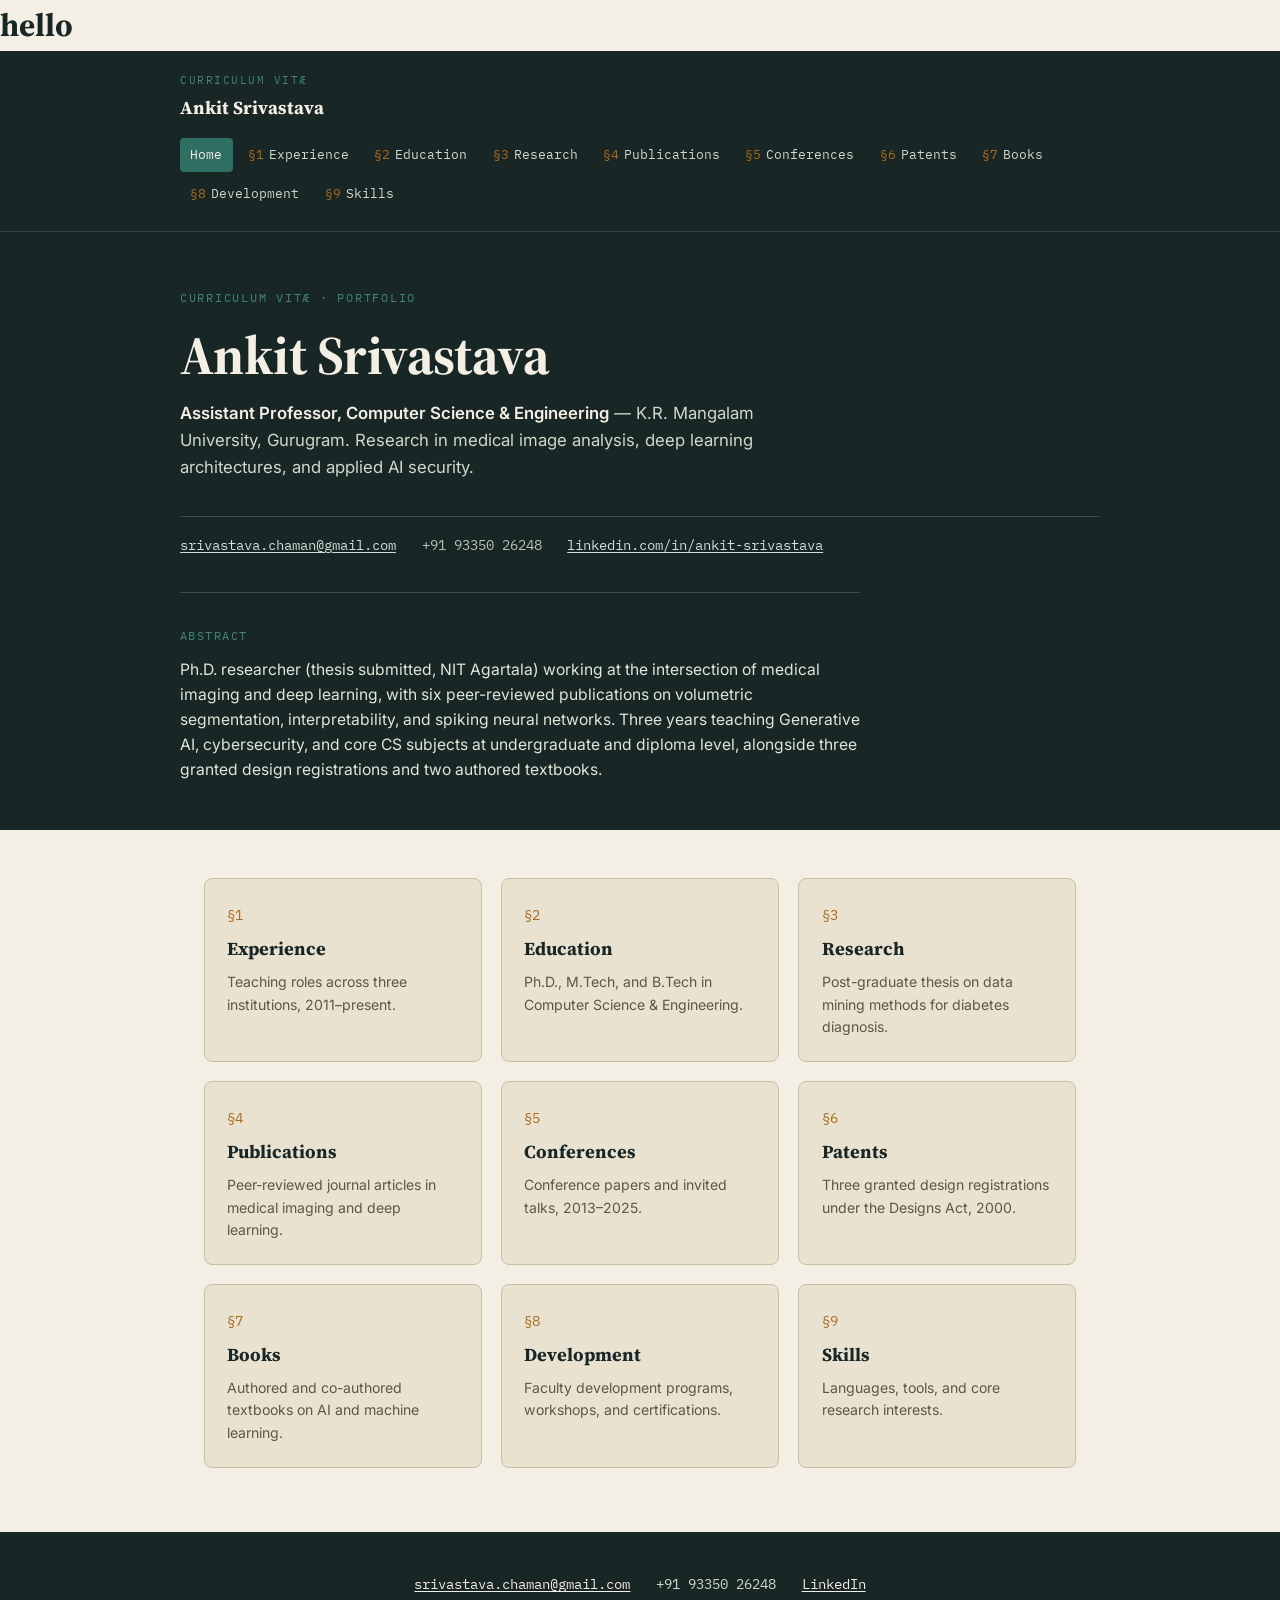
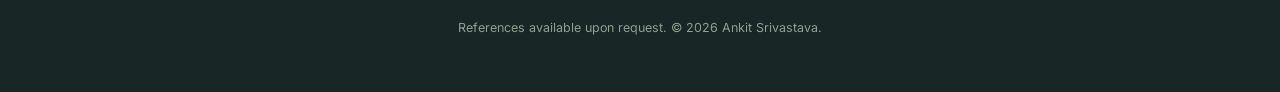
<file: index.html>
<!DOCTYPE html>
<html lang="en">
<head>
<meta charset="UTF-8">
<meta name="viewport" content="width=device-width, initial-scale=1.0">
<title>Ankit Srivastava — Assistant Professor, CSE</title>
<meta name="description" content="Ankit Srivastava — Assistant Professor of Computer Science, researcher in medical imaging, deep learning and AI security.">
<link rel="preconnect" href="https://fonts.googleapis.com">
<link rel="preconnect" href="https://fonts.gstatic.com" crossorigin>
<link href="https://fonts.googleapis.com/css2?family=Source+Serif+4:ital,opsz,wght@0,8..60,400;0,8..60,600;0,8..60,700;1,8..60,400&family=Inter:wght@400;500;600&family=IBM+Plex+Mono:wght@400;500&display=swap" rel="stylesheet">
<link rel="stylesheet" href="styles.css">
</head>
<body>
  <H1>hello</H1>
<a href="#main" class="skip-link">Skip to content</a>
<header class="site-header">
  <div class="header-inner">
    <a href="index.html" class="site-title"><span class="eyebrow">Curriculum Vitæ</span>Ankit Srivastava</a>
    <button class="nav-toggle" id="navToggle" aria-expanded="false" aria-controls="primaryNav">Menu</button>
    <nav class="primary-nav" id="primaryNav">
      <ol>
        <li><a href="index.html" aria-current="page">Home</a></li><li><a href="experience.html"><span class="num">§1</span>Experience</a></li><li><a href="education.html"><span class="num">§2</span>Education</a></li><li><a href="research.html"><span class="num">§3</span>Research</a></li><li><a href="publications.html"><span class="num">§4</span>Publications</a></li><li><a href="conferences.html"><span class="num">§5</span>Conferences</a></li><li><a href="patents.html"><span class="num">§6</span>Patents</a></li><li><a href="books.html"><span class="num">§7</span>Books</a></li><li><a href="development.html"><span class="num">§8</span>Development</a></li><li><a href="skills.html"><span class="num">§9</span>Skills</a></li>
      </ol>
    </nav>
  </div>
</header>
<main id="main" style="padding:0;max-width:none;"><div class="hero">
  <div class="hero-inner">
    <span class="eyebrow">Curriculum Vitæ · Portfolio</span>
    <h1>Ankit Srivastava</h1>
    <p class="byline"><strong>Assistant Professor, Computer Science &amp; Engineering</strong> — K.R. Mangalam University, Gurugram. Research in medical image analysis, deep learning architectures, and applied AI security.</p>
    <div class="hero-meta">
      <a href="mailto:srivastava.chaman@gmail.com">srivastava.chaman@gmail.com</a>
      <span>+91 93350 26248</span>
      <a href="https://www.linkedin.com/in/ankit-srivastava-4849791a/" target="_blank" rel="noopener">linkedin.com/in/ankit-srivastava</a>
    </div>
    <div class="abstract">
      <span class="label">Abstract</span>
      <p>Ph.D. researcher (thesis submitted, NIT Agartala) working at the intersection of medical imaging and deep learning, with six peer-reviewed publications on volumetric segmentation, interpretability, and spiking neural networks. Three years teaching Generative AI, cybersecurity, and core CS subjects at undergraduate and diploma level, alongside three granted design registrations and two authored textbooks.</p>
    </div>
  </div>
</div>
<div class="card-grid">
<a class="card" href="experience.html">
  <span class="num">§1</span>
  <h2>Experience</h2>
  <p>Teaching roles across three institutions, 2011–present.</p>
</a><a class="card" href="education.html">
  <span class="num">§2</span>
  <h2>Education</h2>
  <p>Ph.D., M.Tech, and B.Tech in Computer Science & Engineering.</p>
</a><a class="card" href="research.html">
  <span class="num">§3</span>
  <h2>Research</h2>
  <p>Post-graduate thesis on data mining methods for diabetes diagnosis.</p>
</a><a class="card" href="publications.html">
  <span class="num">§4</span>
  <h2>Publications</h2>
  <p>Peer-reviewed journal articles in medical imaging and deep learning.</p>
</a><a class="card" href="conferences.html">
  <span class="num">§5</span>
  <h2>Conferences</h2>
  <p>Conference papers and invited talks, 2013–2025.</p>
</a><a class="card" href="patents.html">
  <span class="num">§6</span>
  <h2>Patents</h2>
  <p>Three granted design registrations under the Designs Act, 2000.</p>
</a><a class="card" href="books.html">
  <span class="num">§7</span>
  <h2>Books</h2>
  <p>Authored and co-authored textbooks on AI and machine learning.</p>
</a><a class="card" href="development.html">
  <span class="num">§8</span>
  <h2>Development</h2>
  <p>Faculty development programs, workshops, and certifications.</p>
</a><a class="card" href="skills.html">
  <span class="num">§9</span>
  <h2>Skills</h2>
  <p>Languages, tools, and core research interests.</p>
</a>
</div></main><footer>
  <div class="contact-row">
    <a href="mailto:srivastava.chaman@gmail.com">srivastava.chaman@gmail.com</a>
    <span>+91 93350 26248</span>
    <a href="https://www.linkedin.com/in/ankit-srivastava-4849791a/" target="_blank" rel="noopener">LinkedIn</a>
  </div>
  <p class="fine">References available upon request. &copy; 2026 Ankit Srivastava.</p>
</footer>
<script>
  const navToggle = document.getElementById('navToggle');
  const primaryNav = document.getElementById('primaryNav');
  if (navToggle) {
    navToggle.addEventListener('click', () => {
      const isOpen = primaryNav.classList.toggle('open');
      navToggle.setAttribute('aria-expanded', isOpen);
    });
  }
</script>
</body>
</html>
</file>
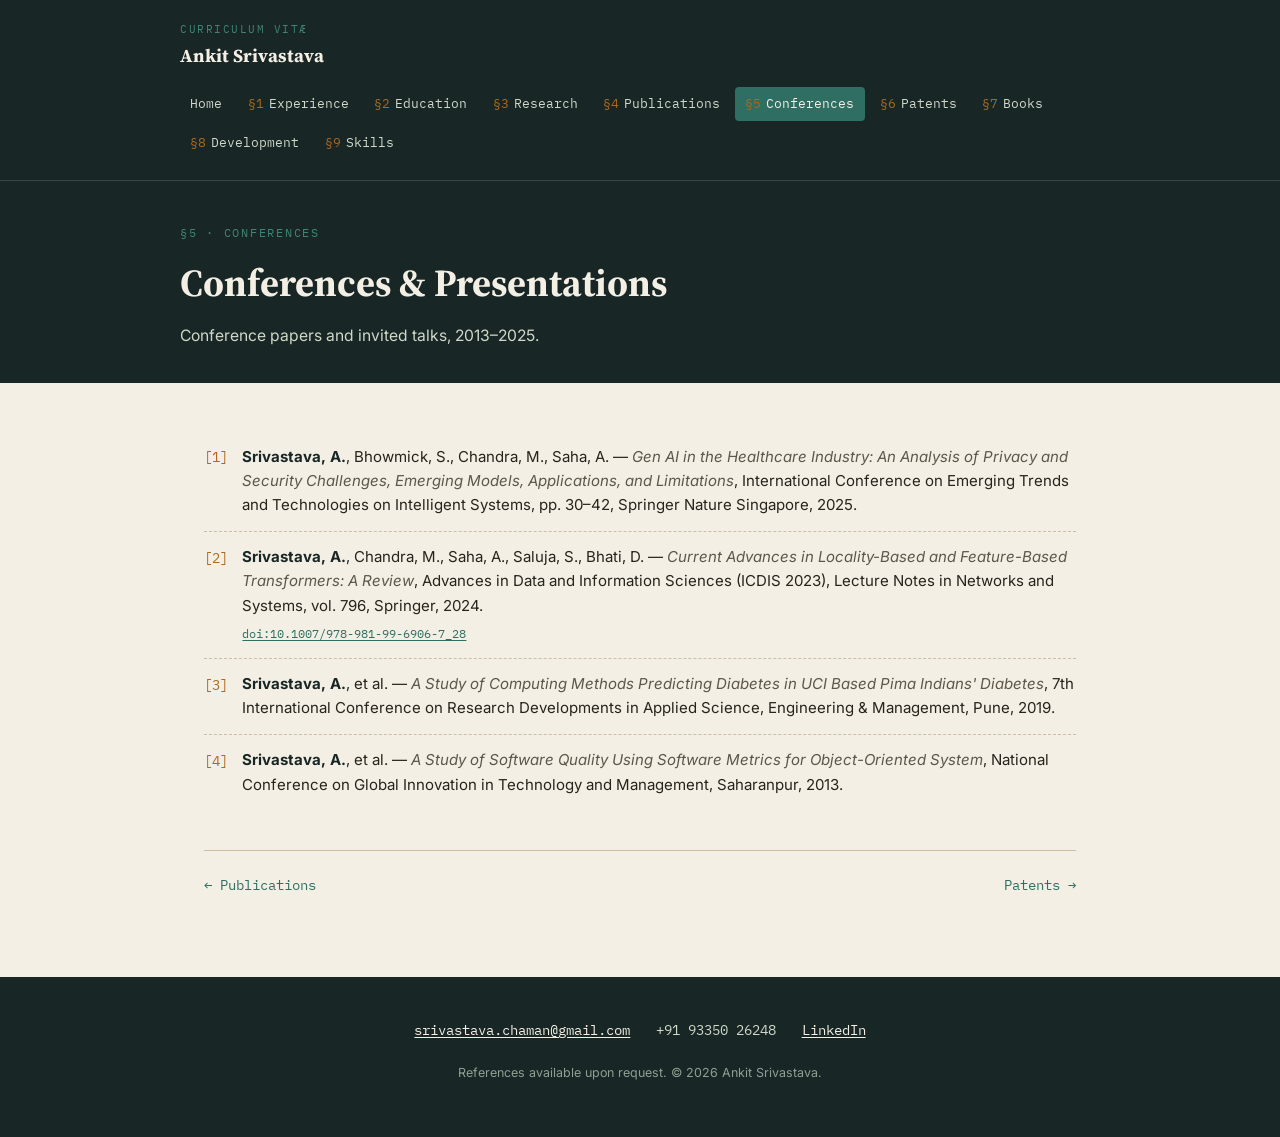
<file: conferences.html>
<!DOCTYPE html>
<html lang="en">
<head>
<meta charset="UTF-8">
<meta name="viewport" content="width=device-width, initial-scale=1.0">
<title>Conferences & Presentations — Ankit Srivastava</title>
<meta name="description" content="Conference papers and invited talks, 2013–2025. — Ankit Srivastava, Assistant Professor of Computer Science.">
<link rel="preconnect" href="https://fonts.googleapis.com">
<link rel="preconnect" href="https://fonts.gstatic.com" crossorigin>
<link href="https://fonts.googleapis.com/css2?family=Source+Serif+4:ital,opsz,wght@0,8..60,400;0,8..60,600;0,8..60,700;1,8..60,400&family=Inter:wght@400;500;600&family=IBM+Plex+Mono:wght@400;500&display=swap" rel="stylesheet">
<link rel="stylesheet" href="styles.css">
</head>
<body>
<a href="#main" class="skip-link">Skip to content</a>
<header class="site-header">
  <div class="header-inner">
    <a href="index.html" class="site-title"><span class="eyebrow">Curriculum Vitæ</span>Ankit Srivastava</a>
    <button class="nav-toggle" id="navToggle" aria-expanded="false" aria-controls="primaryNav">Menu</button>
    <nav class="primary-nav" id="primaryNav">
      <ol>
        <li><a href="index.html">Home</a></li><li><a href="experience.html"><span class="num">§1</span>Experience</a></li><li><a href="education.html"><span class="num">§2</span>Education</a></li><li><a href="research.html"><span class="num">§3</span>Research</a></li><li><a href="publications.html"><span class="num">§4</span>Publications</a></li><li><a href="conferences.html" aria-current="page"><span class="num">§5</span>Conferences</a></li><li><a href="patents.html"><span class="num">§6</span>Patents</a></li><li><a href="books.html"><span class="num">§7</span>Books</a></li><li><a href="development.html"><span class="num">§8</span>Development</a></li><li><a href="skills.html"><span class="num">§9</span>Skills</a></li>
      </ol>
    </nav>
  </div>
</header>
<div class="page-header">
  <div class="page-header-inner">
    <span class="eyebrow">§5 · Conferences</span>
    <h1>Conferences & Presentations</h1>
    <p>Conference papers and invited talks, 2013–2025.</p>
  </div>
</div>
<main id="main"><section id="conferences">
  <ol class="biblio">
    <li>
      <div class="pub-body">
        <span class="authors"><strong>Srivastava, A.</strong>, Bhowmick, S., Chandra, M., Saha, A.</span> — <span class="venue">Gen AI in the Healthcare Industry: An Analysis of Privacy and Security Challenges, Emerging Models, Applications, and Limitations</span>, International Conference on Emerging Trends and Technologies on Intelligent Systems, pp. 30–42, Springer Nature Singapore, 2025.
      </div>
    </li>
    <li>
      <div class="pub-body">
        <span class="authors"><strong>Srivastava, A.</strong>, Chandra, M., Saha, A., Saluja, S., Bhati, D.</span> — <span class="venue">Current Advances in Locality-Based and Feature-Based Transformers: A Review</span>, Advances in Data and Information Sciences (ICDIS 2023), Lecture Notes in Networks and Systems, vol. 796, Springer, 2024.
        <div class="pub-meta"><a href="https://doi.org/10.1007/978-981-99-6906-7_28" target="_blank" rel="noopener">doi:10.1007/978-981-99-6906-7_28</a></div>
      </div>
    </li>
    <li>
      <div class="pub-body">
        <span class="authors"><strong>Srivastava, A.</strong>, et al.</span> — <span class="venue">A Study of Computing Methods Predicting Diabetes in UCI Based Pima Indians' Diabetes</span>, 7th International Conference on Research Developments in Applied Science, Engineering &amp; Management, Pune, 2019.
      </div>
    </li>
    <li>
      <div class="pub-body">
        <span class="authors"><strong>Srivastava, A.</strong>, et al.</span> — <span class="venue">A Study of Software Quality Using Software Metrics for Object-Oriented System</span>, National Conference on Global Innovation in Technology and Management, Saharanpur, 2013.
      </div>
    </li>
  </ol>
</section><div class="page-nav"><a href="publications.html">&larr; Publications</a><a href="patents.html" class="next">Patents &rarr;</a></div></main><footer>
  <div class="contact-row">
    <a href="mailto:srivastava.chaman@gmail.com">srivastava.chaman@gmail.com</a>
    <span>+91 93350 26248</span>
    <a href="https://www.linkedin.com/in/ankit-srivastava-4849791a/" target="_blank" rel="noopener">LinkedIn</a>
  </div>
  <p class="fine">References available upon request. &copy; 2026 Ankit Srivastava.</p>
</footer>
<script>
  const navToggle = document.getElementById('navToggle');
  const primaryNav = document.getElementById('primaryNav');
  if (navToggle) {
    navToggle.addEventListener('click', () => {
      const isOpen = primaryNav.classList.toggle('open');
      navToggle.setAttribute('aria-expanded', isOpen);
    });
  }
</script>
</body>
</html>
</file>
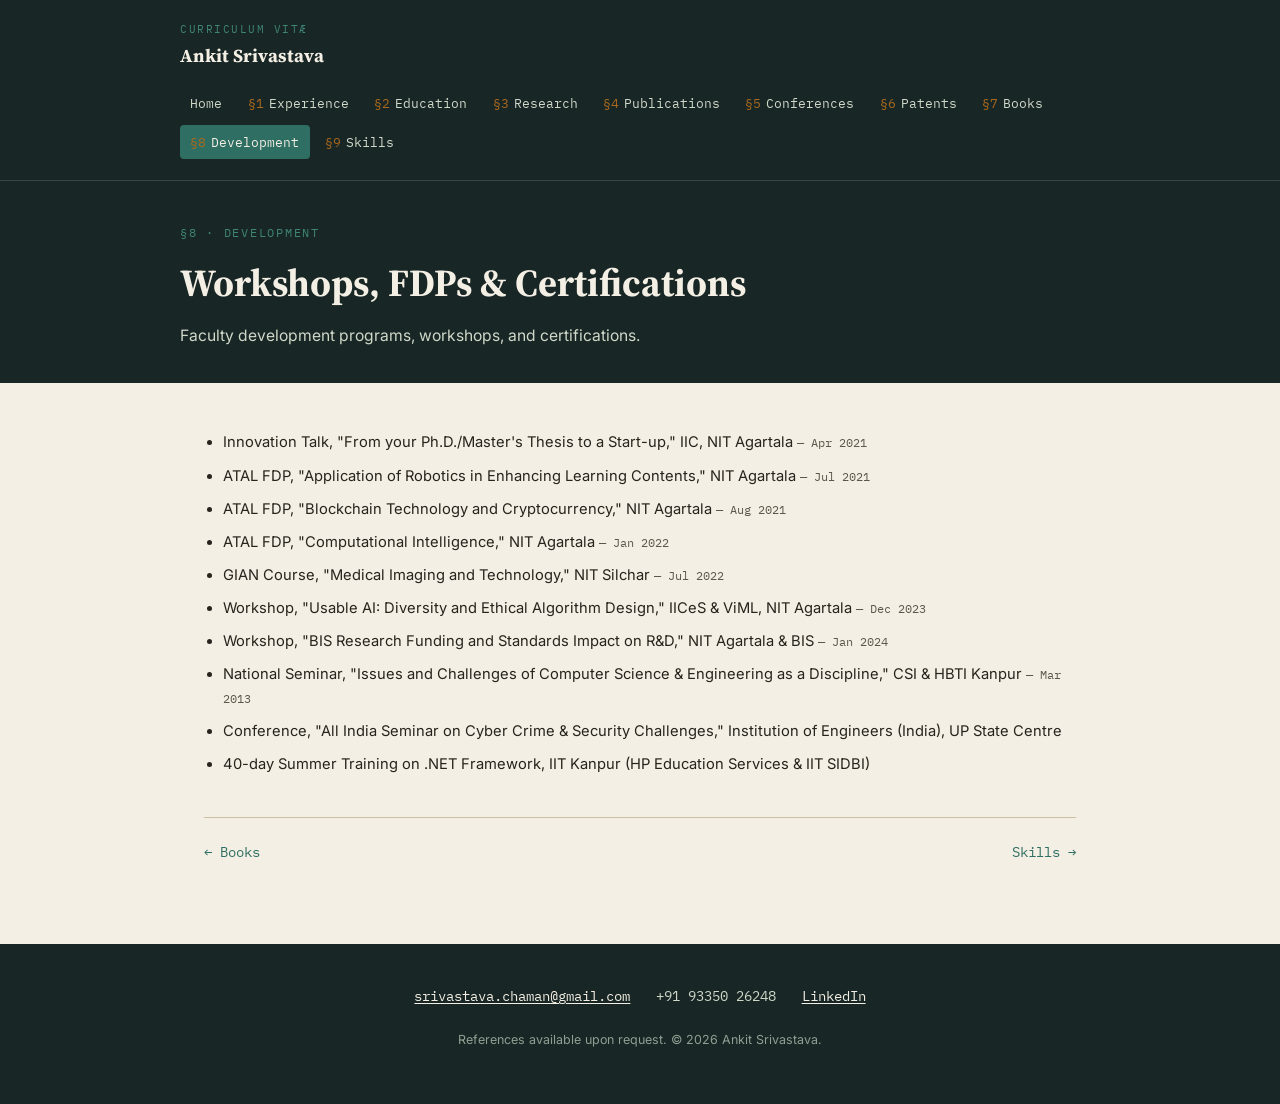
<file: development.html>
<!DOCTYPE html>
<html lang="en">
<head>
<meta charset="UTF-8">
<meta name="viewport" content="width=device-width, initial-scale=1.0">
<title>Workshops, FDPs & Certifications — Ankit Srivastava</title>
<meta name="description" content="Faculty development programs, workshops, and certifications. — Ankit Srivastava, Assistant Professor of Computer Science.">
<link rel="preconnect" href="https://fonts.googleapis.com">
<link rel="preconnect" href="https://fonts.gstatic.com" crossorigin>
<link href="https://fonts.googleapis.com/css2?family=Source+Serif+4:ital,opsz,wght@0,8..60,400;0,8..60,600;0,8..60,700;1,8..60,400&family=Inter:wght@400;500;600&family=IBM+Plex+Mono:wght@400;500&display=swap" rel="stylesheet">
<link rel="stylesheet" href="styles.css">
</head>
<body>
<a href="#main" class="skip-link">Skip to content</a>
<header class="site-header">
  <div class="header-inner">
    <a href="index.html" class="site-title"><span class="eyebrow">Curriculum Vitæ</span>Ankit Srivastava</a>
    <button class="nav-toggle" id="navToggle" aria-expanded="false" aria-controls="primaryNav">Menu</button>
    <nav class="primary-nav" id="primaryNav">
      <ol>
        <li><a href="index.html">Home</a></li><li><a href="experience.html"><span class="num">§1</span>Experience</a></li><li><a href="education.html"><span class="num">§2</span>Education</a></li><li><a href="research.html"><span class="num">§3</span>Research</a></li><li><a href="publications.html"><span class="num">§4</span>Publications</a></li><li><a href="conferences.html"><span class="num">§5</span>Conferences</a></li><li><a href="patents.html"><span class="num">§6</span>Patents</a></li><li><a href="books.html"><span class="num">§7</span>Books</a></li><li><a href="development.html" aria-current="page"><span class="num">§8</span>Development</a></li><li><a href="skills.html"><span class="num">§9</span>Skills</a></li>
      </ol>
    </nav>
  </div>
</header>
<div class="page-header">
  <div class="page-header-inner">
    <span class="eyebrow">§8 · Development</span>
    <h1>Workshops, FDPs & Certifications</h1>
    <p>Faculty development programs, workshops, and certifications.</p>
  </div>
</div>
<main id="main"><section id="development">
  <ul class="plain">
    <li>Innovation Talk, "From your Ph.D./Master's Thesis to a Start-up," IIC, NIT Agartala <span class="when">— Apr 2021</span></li>
    <li>ATAL FDP, "Application of Robotics in Enhancing Learning Contents," NIT Agartala <span class="when">— Jul 2021</span></li>
    <li>ATAL FDP, "Blockchain Technology and Cryptocurrency," NIT Agartala <span class="when">— Aug 2021</span></li>
    <li>ATAL FDP, "Computational Intelligence," NIT Agartala <span class="when">— Jan 2022</span></li>
    <li>GIAN Course, "Medical Imaging and Technology," NIT Silchar <span class="when">— Jul 2022</span></li>
    <li>Workshop, "Usable AI: Diversity and Ethical Algorithm Design," IICeS &amp; ViML, NIT Agartala <span class="when">— Dec 2023</span></li>
    <li>Workshop, "BIS Research Funding and Standards Impact on R&amp;D," NIT Agartala &amp; BIS <span class="when">— Jan 2024</span></li>
    <li>National Seminar, "Issues and Challenges of Computer Science &amp; Engineering as a Discipline," CSI &amp; HBTI Kanpur <span class="when">— Mar 2013</span></li>
    <li>Conference, "All India Seminar on Cyber Crime &amp; Security Challenges," Institution of Engineers (India), UP State Centre</li>
    <li>40-day Summer Training on .NET Framework, IIT Kanpur (HP Education Services &amp; IIT SIDBI)</li>
  </ul>
</section><div class="page-nav"><a href="books.html">&larr; Books</a><a href="skills.html" class="next">Skills &rarr;</a></div></main><footer>
  <div class="contact-row">
    <a href="mailto:srivastava.chaman@gmail.com">srivastava.chaman@gmail.com</a>
    <span>+91 93350 26248</span>
    <a href="https://www.linkedin.com/in/ankit-srivastava-4849791a/" target="_blank" rel="noopener">LinkedIn</a>
  </div>
  <p class="fine">References available upon request. &copy; 2026 Ankit Srivastava.</p>
</footer>
<script>
  const navToggle = document.getElementById('navToggle');
  const primaryNav = document.getElementById('primaryNav');
  if (navToggle) {
    navToggle.addEventListener('click', () => {
      const isOpen = primaryNav.classList.toggle('open');
      navToggle.setAttribute('aria-expanded', isOpen);
    });
  }
</script>
</body>
</html>
</file>
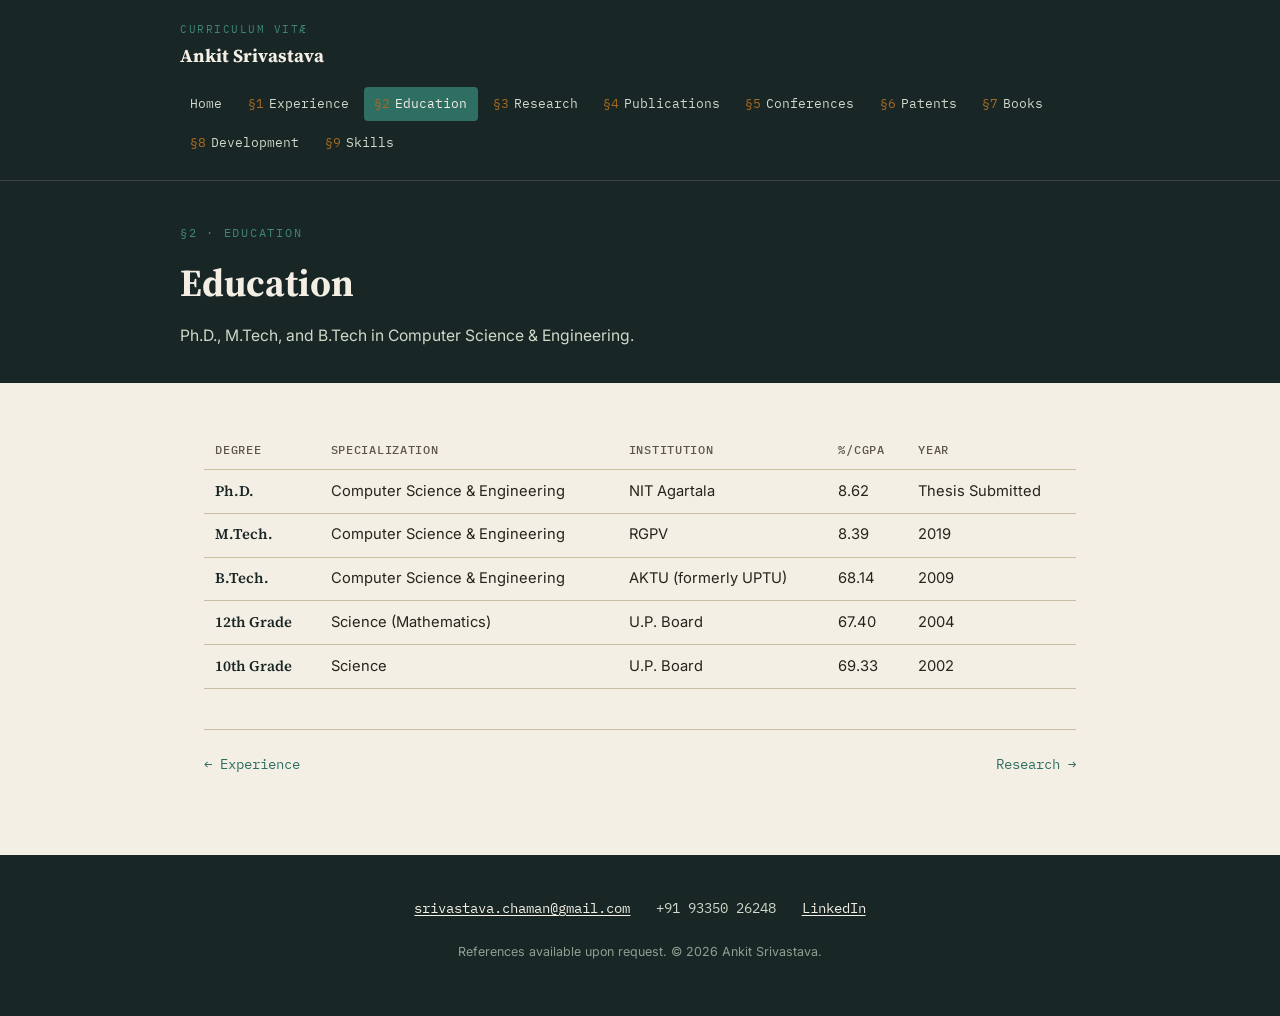
<file: education.html>
<!DOCTYPE html>
<html lang="en">
<head>
<meta charset="UTF-8">
<meta name="viewport" content="width=device-width, initial-scale=1.0">
<title>Education — Ankit Srivastava</title>
<meta name="description" content="Ph.D., M.Tech, and B.Tech in Computer Science & Engineering. — Ankit Srivastava, Assistant Professor of Computer Science.">
<link rel="preconnect" href="https://fonts.googleapis.com">
<link rel="preconnect" href="https://fonts.gstatic.com" crossorigin>
<link href="https://fonts.googleapis.com/css2?family=Source+Serif+4:ital,opsz,wght@0,8..60,400;0,8..60,600;0,8..60,700;1,8..60,400&family=Inter:wght@400;500;600&family=IBM+Plex+Mono:wght@400;500&display=swap" rel="stylesheet">
<link rel="stylesheet" href="styles.css">
</head>
<body>
<a href="#main" class="skip-link">Skip to content</a>
<header class="site-header">
  <div class="header-inner">
    <a href="index.html" class="site-title"><span class="eyebrow">Curriculum Vitæ</span>Ankit Srivastava</a>
    <button class="nav-toggle" id="navToggle" aria-expanded="false" aria-controls="primaryNav">Menu</button>
    <nav class="primary-nav" id="primaryNav">
      <ol>
        <li><a href="index.html">Home</a></li><li><a href="experience.html"><span class="num">§1</span>Experience</a></li><li><a href="education.html" aria-current="page"><span class="num">§2</span>Education</a></li><li><a href="research.html"><span class="num">§3</span>Research</a></li><li><a href="publications.html"><span class="num">§4</span>Publications</a></li><li><a href="conferences.html"><span class="num">§5</span>Conferences</a></li><li><a href="patents.html"><span class="num">§6</span>Patents</a></li><li><a href="books.html"><span class="num">§7</span>Books</a></li><li><a href="development.html"><span class="num">§8</span>Development</a></li><li><a href="skills.html"><span class="num">§9</span>Skills</a></li>
      </ol>
    </nav>
  </div>
</header>
<div class="page-header">
  <div class="page-header-inner">
    <span class="eyebrow">§2 · Education</span>
    <h1>Education</h1>
    <p>Ph.D., M.Tech, and B.Tech in Computer Science & Engineering.</p>
  </div>
</div>
<main id="main"><section id="education">
  <table class="edu">
    <thead>
      <tr><th>Degree</th><th>Specialization</th><th>Institution</th><th>%/CGPA</th><th>Year</th></tr>
    </thead>
    <tbody>
      <tr><td class="degree">Ph.D.</td><td>Computer Science &amp; Engineering</td><td>NIT Agartala</td><td>8.62</td><td>Thesis Submitted</td></tr>
      <tr><td class="degree">M.Tech.</td><td>Computer Science &amp; Engineering</td><td>RGPV</td><td>8.39</td><td>2019</td></tr>
      <tr><td class="degree">B.Tech.</td><td>Computer Science &amp; Engineering</td><td>AKTU (formerly UPTU)</td><td>68.14</td><td>2009</td></tr>
      <tr><td class="degree">12th Grade</td><td>Science (Mathematics)</td><td>U.P. Board</td><td>67.40</td><td>2004</td></tr>
      <tr><td class="degree">10th Grade</td><td>Science</td><td>U.P. Board</td><td>69.33</td><td>2002</td></tr>
    </tbody>
  </table>
</section><div class="page-nav"><a href="experience.html">&larr; Experience</a><a href="research.html" class="next">Research &rarr;</a></div></main><footer>
  <div class="contact-row">
    <a href="mailto:srivastava.chaman@gmail.com">srivastava.chaman@gmail.com</a>
    <span>+91 93350 26248</span>
    <a href="https://www.linkedin.com/in/ankit-srivastava-4849791a/" target="_blank" rel="noopener">LinkedIn</a>
  </div>
  <p class="fine">References available upon request. &copy; 2026 Ankit Srivastava.</p>
</footer>
<script>
  const navToggle = document.getElementById('navToggle');
  const primaryNav = document.getElementById('primaryNav');
  if (navToggle) {
    navToggle.addEventListener('click', () => {
      const isOpen = primaryNav.classList.toggle('open');
      navToggle.setAttribute('aria-expanded', isOpen);
    });
  }
</script>
</body>
</html>
</file>
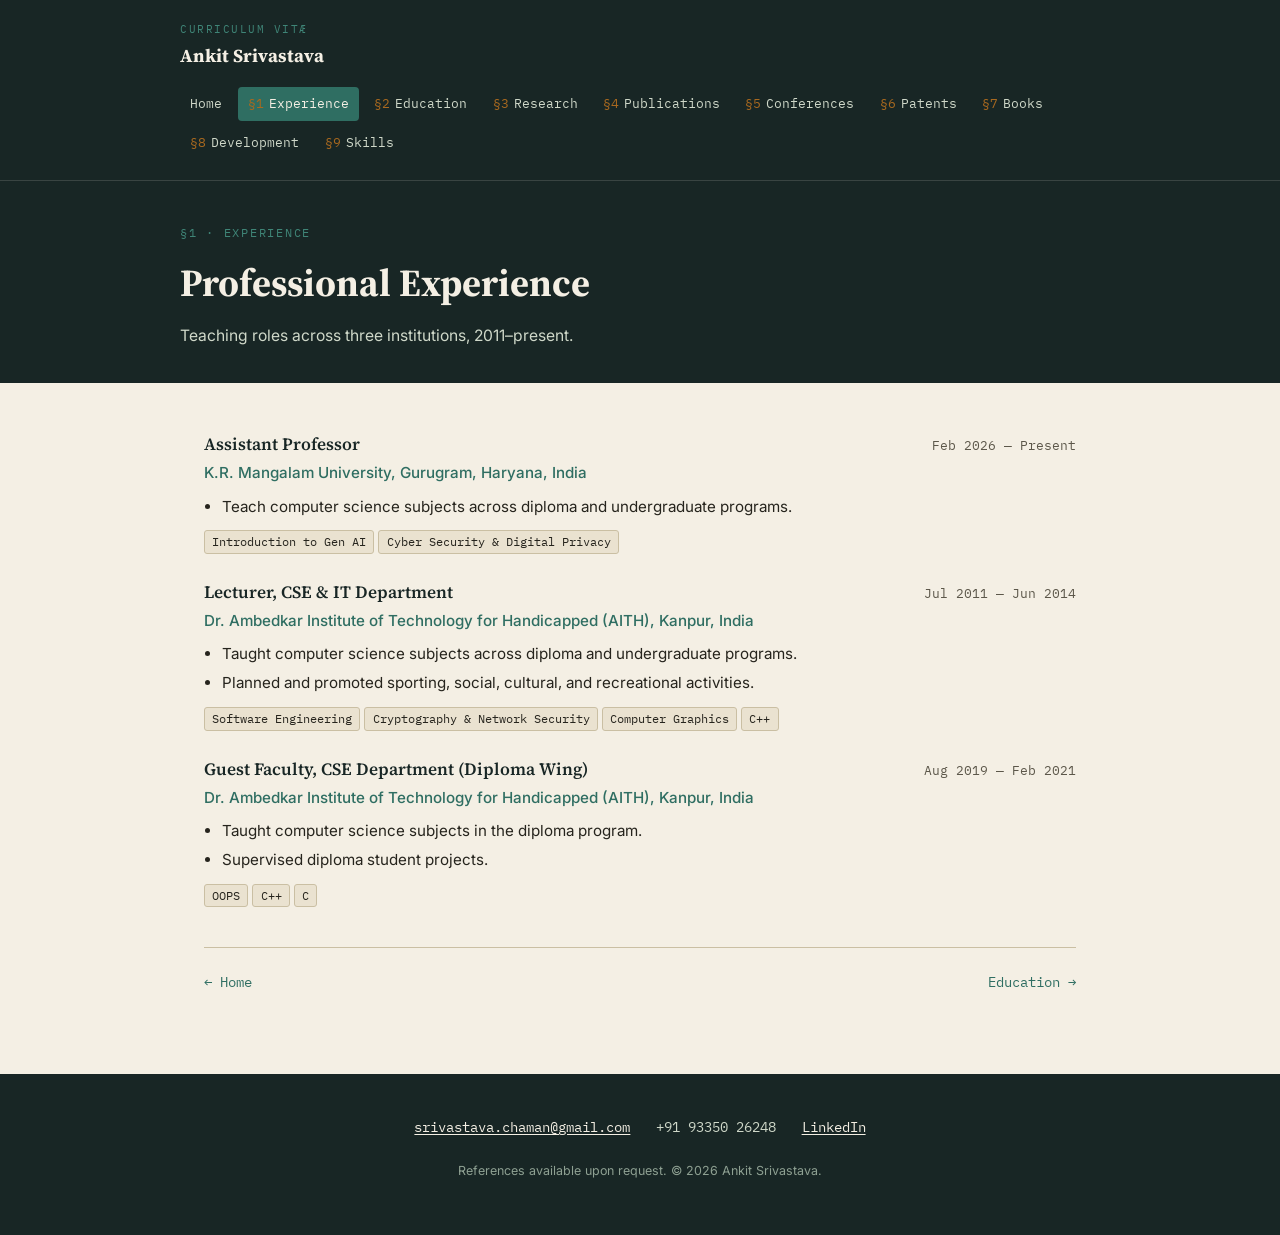
<file: experience.html>
<!DOCTYPE html>
<html lang="en">
<head>
<meta charset="UTF-8">
<meta name="viewport" content="width=device-width, initial-scale=1.0">
<title>Professional Experience — Ankit Srivastava</title>
<meta name="description" content="Teaching roles across three institutions, 2011–present. — Ankit Srivastava, Assistant Professor of Computer Science.">
<link rel="preconnect" href="https://fonts.googleapis.com">
<link rel="preconnect" href="https://fonts.gstatic.com" crossorigin>
<link href="https://fonts.googleapis.com/css2?family=Source+Serif+4:ital,opsz,wght@0,8..60,400;0,8..60,600;0,8..60,700;1,8..60,400&family=Inter:wght@400;500;600&family=IBM+Plex+Mono:wght@400;500&display=swap" rel="stylesheet">
<link rel="stylesheet" href="styles.css">
</head>
<body>
<a href="#main" class="skip-link">Skip to content</a>
<header class="site-header">
  <div class="header-inner">
    <a href="index.html" class="site-title"><span class="eyebrow">Curriculum Vitæ</span>Ankit Srivastava</a>
    <button class="nav-toggle" id="navToggle" aria-expanded="false" aria-controls="primaryNav">Menu</button>
    <nav class="primary-nav" id="primaryNav">
      <ol>
        <li><a href="index.html">Home</a></li><li><a href="experience.html" aria-current="page"><span class="num">§1</span>Experience</a></li><li><a href="education.html"><span class="num">§2</span>Education</a></li><li><a href="research.html"><span class="num">§3</span>Research</a></li><li><a href="publications.html"><span class="num">§4</span>Publications</a></li><li><a href="conferences.html"><span class="num">§5</span>Conferences</a></li><li><a href="patents.html"><span class="num">§6</span>Patents</a></li><li><a href="books.html"><span class="num">§7</span>Books</a></li><li><a href="development.html"><span class="num">§8</span>Development</a></li><li><a href="skills.html"><span class="num">§9</span>Skills</a></li>
      </ol>
    </nav>
  </div>
</header>
<div class="page-header">
  <div class="page-header-inner">
    <span class="eyebrow">§1 · Experience</span>
    <h1>Professional Experience</h1>
    <p>Teaching roles across three institutions, 2011–present.</p>
  </div>
</div>
<main id="main"><section id="experience">
  <div class="entry">
    <div class="entry-top">
      <span class="entry-role">Assistant Professor</span>
      <span class="entry-date mono">Feb 2026 — Present</span>
    </div>
    <div class="entry-org">K.R. Mangalam University, Gurugram, Haryana, India</div>
    <ul>
      <li>Teach computer science subjects across diploma and undergraduate programs.</li>
    </ul>
    <span class="subject-tag">Introduction to Gen AI</span>
    <span class="subject-tag">Cyber Security &amp; Digital Privacy</span>
  </div>

  <div class="entry">
    <div class="entry-top">
      <span class="entry-role">Lecturer, CSE &amp; IT Department</span>
      <span class="entry-date mono">Jul 2011 — Jun 2014</span>
    </div>
    <div class="entry-org">Dr. Ambedkar Institute of Technology for Handicapped (AITH), Kanpur, India</div>
    <ul>
      <li>Taught computer science subjects across diploma and undergraduate programs.</li>
      <li>Planned and promoted sporting, social, cultural, and recreational activities.</li>
    </ul>
    <span class="subject-tag">Software Engineering</span>
    <span class="subject-tag">Cryptography &amp; Network Security</span>
    <span class="subject-tag">Computer Graphics</span>
    <span class="subject-tag">C++</span>
  </div>

  <div class="entry">
    <div class="entry-top">
      <span class="entry-role">Guest Faculty, CSE Department (Diploma Wing)</span>
      <span class="entry-date mono">Aug 2019 — Feb 2021</span>
    </div>
    <div class="entry-org">Dr. Ambedkar Institute of Technology for Handicapped (AITH), Kanpur, India</div>
    <ul>
      <li>Taught computer science subjects in the diploma program.</li>
      <li>Supervised diploma student projects.</li>
    </ul>
    <span class="subject-tag">OOPS</span>
    <span class="subject-tag">C++</span>
    <span class="subject-tag">C</span>
  </div>
</section><div class="page-nav"><a href="index.html">&larr; Home</a><a href="education.html" class="next">Education &rarr;</a></div></main><footer>
  <div class="contact-row">
    <a href="mailto:srivastava.chaman@gmail.com">srivastava.chaman@gmail.com</a>
    <span>+91 93350 26248</span>
    <a href="https://www.linkedin.com/in/ankit-srivastava-4849791a/" target="_blank" rel="noopener">LinkedIn</a>
  </div>
  <p class="fine">References available upon request. &copy; 2026 Ankit Srivastava.</p>
</footer>
<script>
  const navToggle = document.getElementById('navToggle');
  const primaryNav = document.getElementById('primaryNav');
  if (navToggle) {
    navToggle.addEventListener('click', () => {
      const isOpen = primaryNav.classList.toggle('open');
      navToggle.setAttribute('aria-expanded', isOpen);
    });
  }
</script>
</body>
</html>
</file>
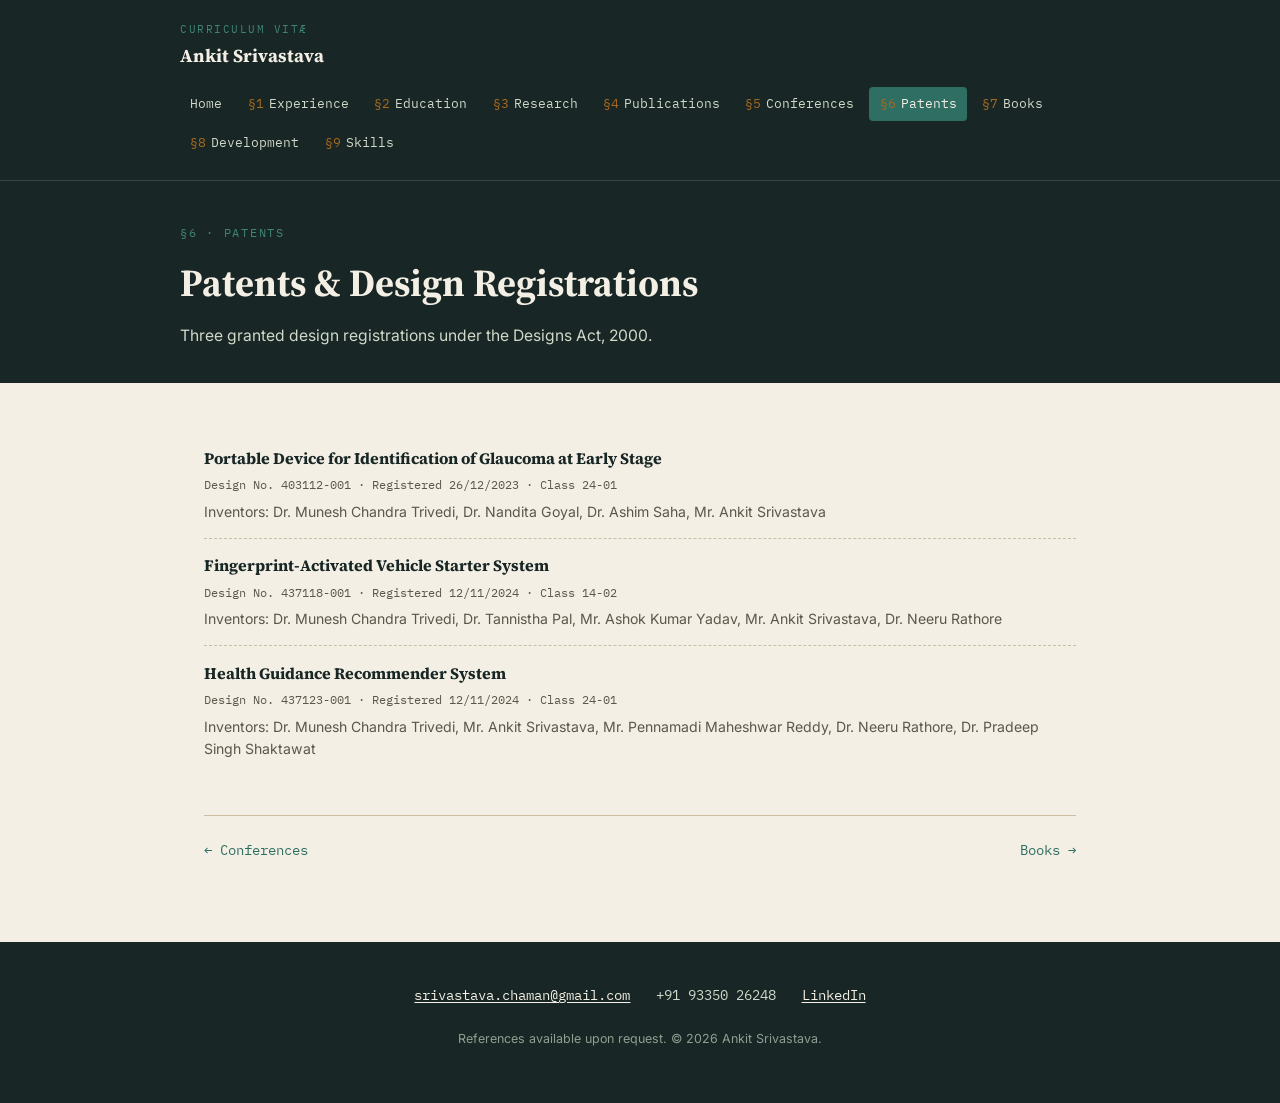
<file: patents.html>
<!DOCTYPE html>
<html lang="en">
<head>
<meta charset="UTF-8">
<meta name="viewport" content="width=device-width, initial-scale=1.0">
<title>Patents & Design Registrations — Ankit Srivastava</title>
<meta name="description" content="Three granted design registrations under the Designs Act, 2000. — Ankit Srivastava, Assistant Professor of Computer Science.">
<link rel="preconnect" href="https://fonts.googleapis.com">
<link rel="preconnect" href="https://fonts.gstatic.com" crossorigin>
<link href="https://fonts.googleapis.com/css2?family=Source+Serif+4:ital,opsz,wght@0,8..60,400;0,8..60,600;0,8..60,700;1,8..60,400&family=Inter:wght@400;500;600&family=IBM+Plex+Mono:wght@400;500&display=swap" rel="stylesheet">
<link rel="stylesheet" href="styles.css">
</head>
<body>
<a href="#main" class="skip-link">Skip to content</a>
<header class="site-header">
  <div class="header-inner">
    <a href="index.html" class="site-title"><span class="eyebrow">Curriculum Vitæ</span>Ankit Srivastava</a>
    <button class="nav-toggle" id="navToggle" aria-expanded="false" aria-controls="primaryNav">Menu</button>
    <nav class="primary-nav" id="primaryNav">
      <ol>
        <li><a href="index.html">Home</a></li><li><a href="experience.html"><span class="num">§1</span>Experience</a></li><li><a href="education.html"><span class="num">§2</span>Education</a></li><li><a href="research.html"><span class="num">§3</span>Research</a></li><li><a href="publications.html"><span class="num">§4</span>Publications</a></li><li><a href="conferences.html"><span class="num">§5</span>Conferences</a></li><li><a href="patents.html" aria-current="page"><span class="num">§6</span>Patents</a></li><li><a href="books.html"><span class="num">§7</span>Books</a></li><li><a href="development.html"><span class="num">§8</span>Development</a></li><li><a href="skills.html"><span class="num">§9</span>Skills</a></li>
      </ol>
    </nav>
  </div>
</header>
<div class="page-header">
  <div class="page-header-inner">
    <span class="eyebrow">§6 · Patents</span>
    <h1>Patents & Design Registrations</h1>
    <p>Three granted design registrations under the Designs Act, 2000.</p>
  </div>
</div>
<main id="main"><section id="patents">
  <div class="patent">
    <h3>Portable Device for Identification of Glaucoma at Early Stage</h3>
    <div class="meta">Design No. 403112-001 &middot; Registered 26/12/2023 &middot; Class 24-01</div>
    <div class="inventors">Inventors: Dr. Munesh Chandra Trivedi, Dr. Nandita Goyal, Dr. Ashim Saha, Mr. Ankit Srivastava</div>
  </div>
  <div class="patent">
    <h3>Fingerprint-Activated Vehicle Starter System</h3>
    <div class="meta">Design No. 437118-001 &middot; Registered 12/11/2024 &middot; Class 14-02</div>
    <div class="inventors">Inventors: Dr. Munesh Chandra Trivedi, Dr. Tannistha Pal, Mr. Ashok Kumar Yadav, Mr. Ankit Srivastava, Dr. Neeru Rathore</div>
  </div>
  <div class="patent">
    <h3>Health Guidance Recommender System</h3>
    <div class="meta">Design No. 437123-001 &middot; Registered 12/11/2024 &middot; Class 24-01</div>
    <div class="inventors">Inventors: Dr. Munesh Chandra Trivedi, Mr. Ankit Srivastava, Mr. Pennamadi Maheshwar Reddy, Dr. Neeru Rathore, Dr. Pradeep Singh Shaktawat</div>
  </div>
</section><div class="page-nav"><a href="conferences.html">&larr; Conferences</a><a href="books.html" class="next">Books &rarr;</a></div></main><footer>
  <div class="contact-row">
    <a href="mailto:srivastava.chaman@gmail.com">srivastava.chaman@gmail.com</a>
    <span>+91 93350 26248</span>
    <a href="https://www.linkedin.com/in/ankit-srivastava-4849791a/" target="_blank" rel="noopener">LinkedIn</a>
  </div>
  <p class="fine">References available upon request. &copy; 2026 Ankit Srivastava.</p>
</footer>
<script>
  const navToggle = document.getElementById('navToggle');
  const primaryNav = document.getElementById('primaryNav');
  if (navToggle) {
    navToggle.addEventListener('click', () => {
      const isOpen = primaryNav.classList.toggle('open');
      navToggle.setAttribute('aria-expanded', isOpen);
    });
  }
</script>
</body>
</html>
</file>
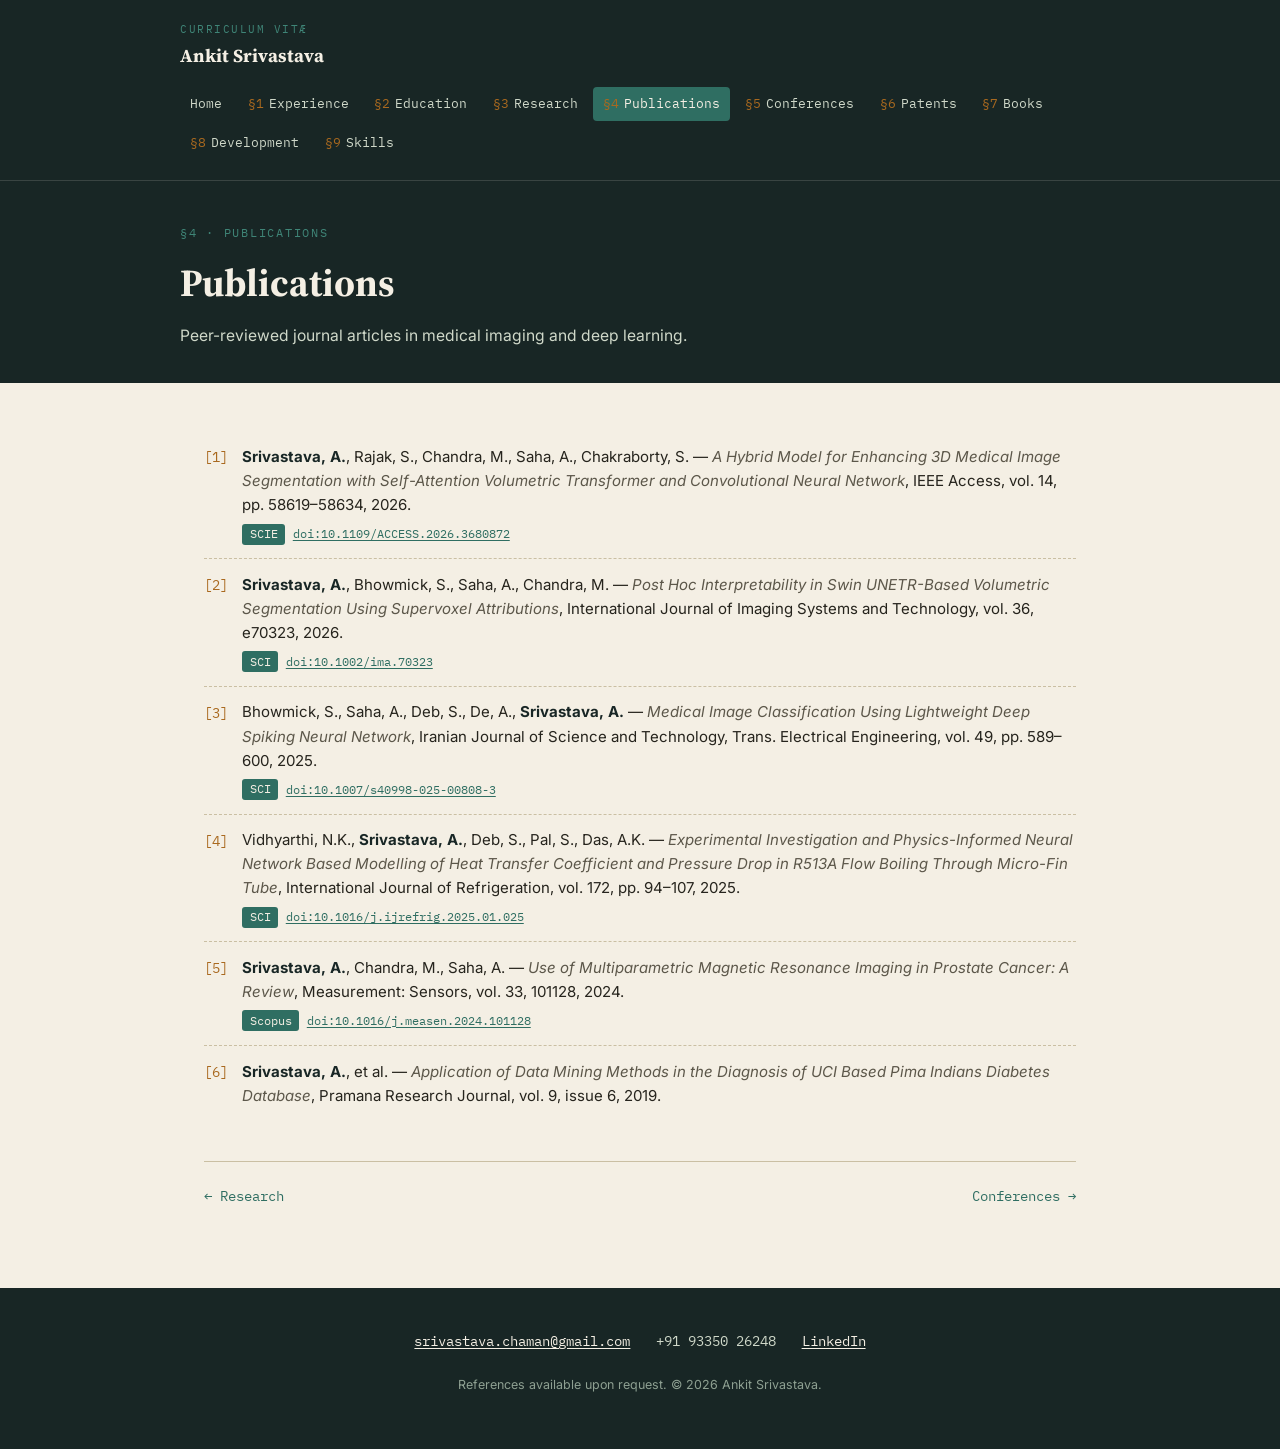
<file: publication.html>
<!DOCTYPE html>
<html lang="en">
<head>
<meta charset="UTF-8">
<meta name="viewport" content="width=device-width, initial-scale=1.0">
<title>Publications — Ankit Srivastava</title>
<meta name="description" content="Peer-reviewed journal articles in medical imaging and deep learning. — Ankit Srivastava, Assistant Professor of Computer Science.">
<link rel="preconnect" href="https://fonts.googleapis.com">
<link rel="preconnect" href="https://fonts.gstatic.com" crossorigin>
<link href="https://fonts.googleapis.com/css2?family=Source+Serif+4:ital,opsz,wght@0,8..60,400;0,8..60,600;0,8..60,700;1,8..60,400&family=Inter:wght@400;500;600&family=IBM+Plex+Mono:wght@400;500&display=swap" rel="stylesheet">
<link rel="stylesheet" href="styles.css">
</head>
<body>
<a href="#main" class="skip-link">Skip to content</a>
<header class="site-header">
  <div class="header-inner">
    <a href="index.html" class="site-title"><span class="eyebrow">Curriculum Vitæ</span>Ankit Srivastava</a>
    <button class="nav-toggle" id="navToggle" aria-expanded="false" aria-controls="primaryNav">Menu</button>
    <nav class="primary-nav" id="primaryNav">
      <ol>
        <li><a href="index.html">Home</a></li><li><a href="experience.html"><span class="num">§1</span>Experience</a></li><li><a href="education.html"><span class="num">§2</span>Education</a></li><li><a href="research.html"><span class="num">§3</span>Research</a></li><li><a href="publications.html" aria-current="page"><span class="num">§4</span>Publications</a></li><li><a href="conferences.html"><span class="num">§5</span>Conferences</a></li><li><a href="patents.html"><span class="num">§6</span>Patents</a></li><li><a href="books.html"><span class="num">§7</span>Books</a></li><li><a href="development.html"><span class="num">§8</span>Development</a></li><li><a href="skills.html"><span class="num">§9</span>Skills</a></li>
      </ol>
    </nav>
  </div>
</header>
<div class="page-header">
  <div class="page-header-inner">
    <span class="eyebrow">§4 · Publications</span>
    <h1>Publications</h1>
    <p>Peer-reviewed journal articles in medical imaging and deep learning.</p>
  </div>
</div>
<main id="main"><section id="publications">
  <ol class="biblio">
    <li>
      <div class="pub-body">
        <span class="authors"><strong>Srivastava, A.</strong>, Rajak, S., Chandra, M., Saha, A., Chakraborty, S.</span> — <span class="venue">A Hybrid Model for Enhancing 3D Medical Image Segmentation with Self-Attention Volumetric Transformer and Convolutional Neural Network</span>, IEEE Access, vol. 14, pp. 58619–58634, 2026.
        <div class="pub-meta"><span class="badge">SCIE</span><a href="https://doi.org/10.1109/ACCESS.2026.3680872" target="_blank" rel="noopener">doi:10.1109/ACCESS.2026.3680872</a></div>
      </div>
    </li>
    <li>
      <div class="pub-body">
        <span class="authors"><strong>Srivastava, A.</strong>, Bhowmick, S., Saha, A., Chandra, M.</span> — <span class="venue">Post Hoc Interpretability in Swin UNETR-Based Volumetric Segmentation Using Supervoxel Attributions</span>, International Journal of Imaging Systems and Technology, vol. 36, e70323, 2026.
        <div class="pub-meta"><span class="badge">SCI</span><a href="https://doi.org/10.1002/ima.70323" target="_blank" rel="noopener">doi:10.1002/ima.70323</a></div>
      </div>
    </li>
    <li>
      <div class="pub-body">
        <span class="authors">Bhowmick, S., Saha, A., Deb, S., De, A., <strong>Srivastava, A.</strong></span> — <span class="venue">Medical Image Classification Using Lightweight Deep Spiking Neural Network</span>, Iranian Journal of Science and Technology, Trans. Electrical Engineering, vol. 49, pp. 589–600, 2025.
        <div class="pub-meta"><span class="badge">SCI</span><a href="https://doi.org/10.1007/s40998-025-00808-3" target="_blank" rel="noopener">doi:10.1007/s40998-025-00808-3</a></div>
      </div>
    </li>
    <li>
      <div class="pub-body">
        <span class="authors">Vidhyarthi, N.K., <strong>Srivastava, A.</strong>, Deb, S., Pal, S., Das, A.K.</span> — <span class="venue">Experimental Investigation and Physics-Informed Neural Network Based Modelling of Heat Transfer Coefficient and Pressure Drop in R513A Flow Boiling Through Micro-Fin Tube</span>, International Journal of Refrigeration, vol. 172, pp. 94–107, 2025.
        <div class="pub-meta"><span class="badge">SCI</span><a href="https://doi.org/10.1016/j.ijrefrig.2025.01.025" target="_blank" rel="noopener">doi:10.1016/j.ijrefrig.2025.01.025</a></div>
      </div>
    </li>
    <li>
      <div class="pub-body">
        <span class="authors"><strong>Srivastava, A.</strong>, Chandra, M., Saha, A.</span> — <span class="venue">Use of Multiparametric Magnetic Resonance Imaging in Prostate Cancer: A Review</span>, Measurement: Sensors, vol. 33, 101128, 2024.
        <div class="pub-meta"><span class="badge">Scopus</span><a href="https://doi.org/10.1016/j.measen.2024.101128" target="_blank" rel="noopener">doi:10.1016/j.measen.2024.101128</a></div>
      </div>
    </li>
    <li>
      <div class="pub-body">
        <span class="authors"><strong>Srivastava, A.</strong>, et al.</span> — <span class="venue">Application of Data Mining Methods in the Diagnosis of UCI Based Pima Indians Diabetes Database</span>, Pramana Research Journal, vol. 9, issue 6, 2019.
      </div>
    </li>
  </ol>
</section><div class="page-nav"><a href="research.html">&larr; Research</a><a href="conferences.html" class="next">Conferences &rarr;</a></div></main><footer>
  <div class="contact-row">
    <a href="mailto:srivastava.chaman@gmail.com">srivastava.chaman@gmail.com</a>
    <span>+91 93350 26248</span>
    <a href="https://www.linkedin.com/in/ankit-srivastava-4849791a/" target="_blank" rel="noopener">LinkedIn</a>
  </div>
  <p class="fine">References available upon request. &copy; 2026 Ankit Srivastava.</p>
</footer>
<script>
  const navToggle = document.getElementById('navToggle');
  const primaryNav = document.getElementById('primaryNav');
  if (navToggle) {
    navToggle.addEventListener('click', () => {
      const isOpen = primaryNav.classList.toggle('open');
      navToggle.setAttribute('aria-expanded', isOpen);
    });
  }
</script>
</body>
</html>
</file>
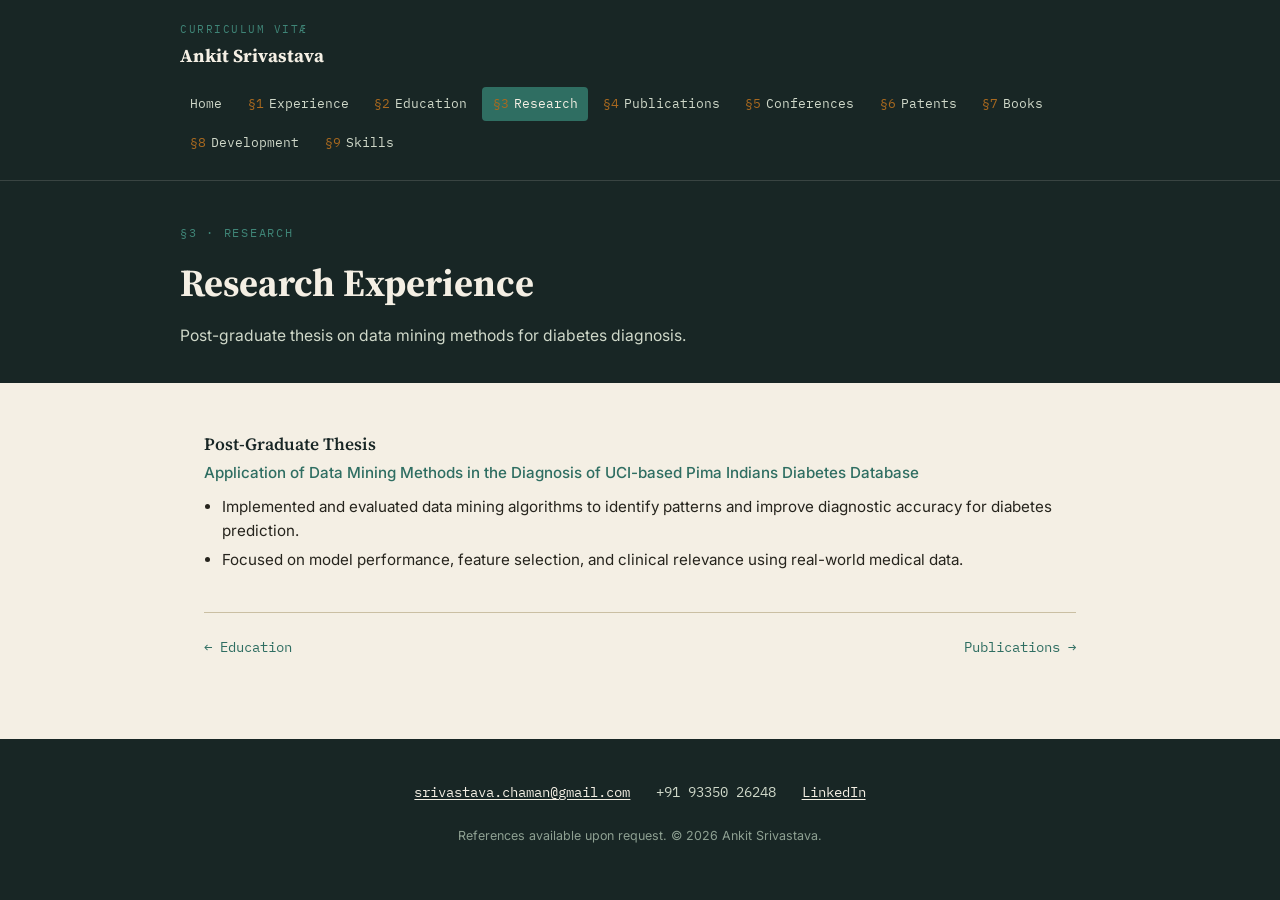
<file: research.html>
<!DOCTYPE html>
<html lang="en">
<head>
<meta charset="UTF-8">
<meta name="viewport" content="width=device-width, initial-scale=1.0">
<title>Research Experience — Ankit Srivastava</title>
<meta name="description" content="Post-graduate thesis on data mining methods for diabetes diagnosis. — Ankit Srivastava, Assistant Professor of Computer Science.">
<link rel="preconnect" href="https://fonts.googleapis.com">
<link rel="preconnect" href="https://fonts.gstatic.com" crossorigin>
<link href="https://fonts.googleapis.com/css2?family=Source+Serif+4:ital,opsz,wght@0,8..60,400;0,8..60,600;0,8..60,700;1,8..60,400&family=Inter:wght@400;500;600&family=IBM+Plex+Mono:wght@400;500&display=swap" rel="stylesheet">
<link rel="stylesheet" href="styles.css">
</head>
<body>
<a href="#main" class="skip-link">Skip to content</a>
<header class="site-header">
  <div class="header-inner">
    <a href="index.html" class="site-title"><span class="eyebrow">Curriculum Vitæ</span>Ankit Srivastava</a>
    <button class="nav-toggle" id="navToggle" aria-expanded="false" aria-controls="primaryNav">Menu</button>
    <nav class="primary-nav" id="primaryNav">
      <ol>
        <li><a href="index.html">Home</a></li><li><a href="experience.html"><span class="num">§1</span>Experience</a></li><li><a href="education.html"><span class="num">§2</span>Education</a></li><li><a href="research.html" aria-current="page"><span class="num">§3</span>Research</a></li><li><a href="publications.html"><span class="num">§4</span>Publications</a></li><li><a href="conferences.html"><span class="num">§5</span>Conferences</a></li><li><a href="patents.html"><span class="num">§6</span>Patents</a></li><li><a href="books.html"><span class="num">§7</span>Books</a></li><li><a href="development.html"><span class="num">§8</span>Development</a></li><li><a href="skills.html"><span class="num">§9</span>Skills</a></li>
      </ol>
    </nav>
  </div>
</header>
<div class="page-header">
  <div class="page-header-inner">
    <span class="eyebrow">§3 · Research</span>
    <h1>Research Experience</h1>
    <p>Post-graduate thesis on data mining methods for diabetes diagnosis.</p>
  </div>
</div>
<main id="main"><section id="research">
  <div class="entry">
    <div class="entry-top">
      <span class="entry-role">Post-Graduate Thesis</span>
    </div>
    <div class="entry-org">Application of Data Mining Methods in the Diagnosis of UCI-based Pima Indians Diabetes Database</div>
    <ul>
      <li>Implemented and evaluated data mining algorithms to identify patterns and improve diagnostic accuracy for diabetes prediction.</li>
      <li>Focused on model performance, feature selection, and clinical relevance using real-world medical data.</li>
    </ul>
  </div>
</section><div class="page-nav"><a href="education.html">&larr; Education</a><a href="publications.html" class="next">Publications &rarr;</a></div></main><footer>
  <div class="contact-row">
    <a href="mailto:srivastava.chaman@gmail.com">srivastava.chaman@gmail.com</a>
    <span>+91 93350 26248</span>
    <a href="https://www.linkedin.com/in/ankit-srivastava-4849791a/" target="_blank" rel="noopener">LinkedIn</a>
  </div>
  <p class="fine">References available upon request. &copy; 2026 Ankit Srivastava.</p>
</footer>
<script>
  const navToggle = document.getElementById('navToggle');
  const primaryNav = document.getElementById('primaryNav');
  if (navToggle) {
    navToggle.addEventListener('click', () => {
      const isOpen = primaryNav.classList.toggle('open');
      navToggle.setAttribute('aria-expanded', isOpen);
    });
  }
</script>
</body>
</html>
</file>
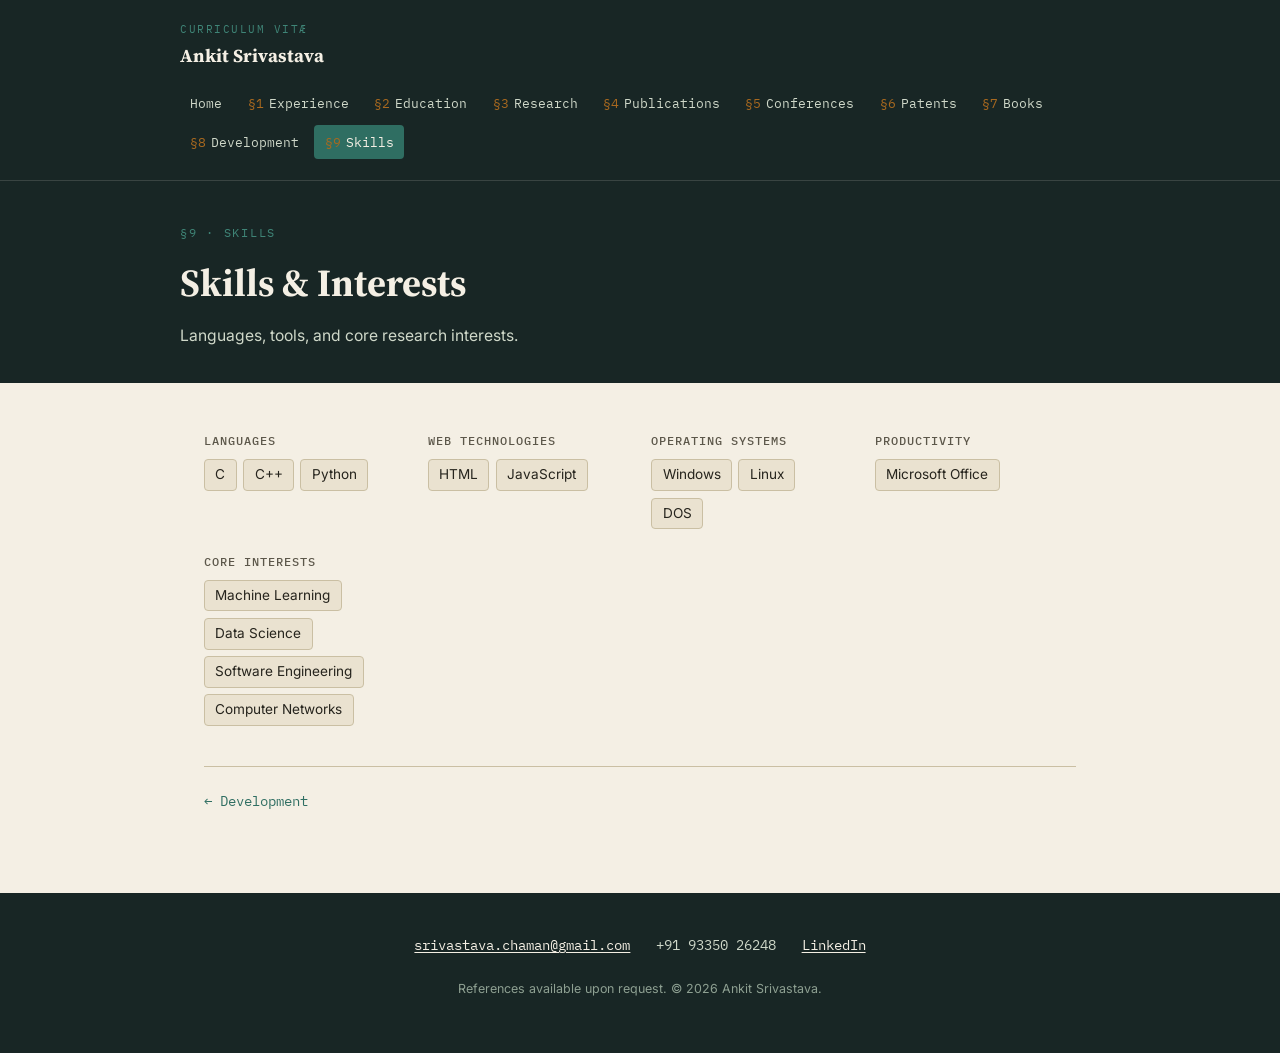
<file: skills.html>
<!DOCTYPE html>
<html lang="en">
<head>
<meta charset="UTF-8">
<meta name="viewport" content="width=device-width, initial-scale=1.0">
<title>Skills & Interests — Ankit Srivastava</title>
<meta name="description" content="Languages, tools, and core research interests. — Ankit Srivastava, Assistant Professor of Computer Science.">
<link rel="preconnect" href="https://fonts.googleapis.com">
<link rel="preconnect" href="https://fonts.gstatic.com" crossorigin>
<link href="https://fonts.googleapis.com/css2?family=Source+Serif+4:ital,opsz,wght@0,8..60,400;0,8..60,600;0,8..60,700;1,8..60,400&family=Inter:wght@400;500;600&family=IBM+Plex+Mono:wght@400;500&display=swap" rel="stylesheet">
<link rel="stylesheet" href="styles.css">
</head>
<body>
<a href="#main" class="skip-link">Skip to content</a>
<header class="site-header">
  <div class="header-inner">
    <a href="index.html" class="site-title"><span class="eyebrow">Curriculum Vitæ</span>Ankit Srivastava</a>
    <button class="nav-toggle" id="navToggle" aria-expanded="false" aria-controls="primaryNav">Menu</button>
    <nav class="primary-nav" id="primaryNav">
      <ol>
        <li><a href="index.html">Home</a></li><li><a href="experience.html"><span class="num">§1</span>Experience</a></li><li><a href="education.html"><span class="num">§2</span>Education</a></li><li><a href="research.html"><span class="num">§3</span>Research</a></li><li><a href="publications.html"><span class="num">§4</span>Publications</a></li><li><a href="conferences.html"><span class="num">§5</span>Conferences</a></li><li><a href="patents.html"><span class="num">§6</span>Patents</a></li><li><a href="books.html"><span class="num">§7</span>Books</a></li><li><a href="development.html"><span class="num">§8</span>Development</a></li><li><a href="skills.html" aria-current="page"><span class="num">§9</span>Skills</a></li>
      </ol>
    </nav>
  </div>
</header>
<div class="page-header">
  <div class="page-header-inner">
    <span class="eyebrow">§9 · Skills</span>
    <h1>Skills & Interests</h1>
    <p>Languages, tools, and core research interests.</p>
  </div>
</div>
<main id="main"><section id="skills">
  <div class="skills-grid">
    <div class="skill-group">
      <h3>Languages</h3>
      <div class="chip-row"><span class="chip">C</span><span class="chip">C++</span><span class="chip">Python</span></div>
    </div>
    <div class="skill-group">
      <h3>Web Technologies</h3>
      <div class="chip-row"><span class="chip">HTML</span><span class="chip">JavaScript</span></div>
    </div>
    <div class="skill-group">
      <h3>Operating Systems</h3>
      <div class="chip-row"><span class="chip">Windows</span><span class="chip">Linux</span><span class="chip">DOS</span></div>
    </div>
    <div class="skill-group">
      <h3>Productivity</h3>
      <div class="chip-row"><span class="chip">Microsoft Office</span></div>
    </div>
    <div class="skill-group">
      <h3>Core Interests</h3>
      <div class="chip-row"><span class="chip">Machine Learning</span><span class="chip">Data Science</span><span class="chip">Software Engineering</span><span class="chip">Computer Networks</span></div>
    </div>
  </div>
</section><div class="page-nav"><a href="development.html">&larr; Development</a></div></main><footer>
  <div class="contact-row">
    <a href="mailto:srivastava.chaman@gmail.com">srivastava.chaman@gmail.com</a>
    <span>+91 93350 26248</span>
    <a href="https://www.linkedin.com/in/ankit-srivastava-4849791a/" target="_blank" rel="noopener">LinkedIn</a>
  </div>
  <p class="fine">References available upon request. &copy; 2026 Ankit Srivastava.</p>
</footer>
<script>
  const navToggle = document.getElementById('navToggle');
  const primaryNav = document.getElementById('primaryNav');
  if (navToggle) {
    navToggle.addEventListener('click', () => {
      const isOpen = primaryNav.classList.toggle('open');
      navToggle.setAttribute('aria-expanded', isOpen);
    });
  }
</script>
</body>
</html>
</file>
<file: styles.css>
:root{
  --ink:#182625;
  --paper:#f4efe4;
  --paper-dim:#eae2d0;
  --rule:#cabfa3;
  --signal:#2f6e62;
  --signal-dim:#3f8577;
  --ochre:#a9691f;
  --text:#26241d;
  --text-soft:#5c574a;
  --max:920px;
}
*{box-sizing:border-box;}
html{scroll-behavior:smooth;}
body{
  margin:0;
  background:var(--paper);
  color:var(--text);
  font-family:'Inter',sans-serif;
  line-height:1.6;
  -webkit-font-smoothing:antialiased;
}
::selection{background:var(--signal);color:var(--paper);}
a{color:var(--signal);text-decoration-thickness:1px;text-underline-offset:2px;}
a:hover{color:var(--ochre);}
h1,h2,h3{font-family:'Source Serif 4',serif;font-weight:700;color:var(--ink);margin:0;}
.mono{font-family:'IBM Plex Mono',monospace;}

.skip-link{position:absolute;left:-999px;top:0;background:var(--ink);color:var(--paper);padding:.6rem 1rem;z-index:100;}
.skip-link:focus{left:1rem;top:1rem;}

/* ===== SITE HEADER + NAV ===== */
.site-header{
  background:var(--ink);
  color:var(--paper);
  padding:1.3rem 1.5rem;
  position:sticky;
  top:0;
  z-index:50;
  border-bottom:1px solid rgba(244,239,228,.15);
}
.header-inner{
  max-width:var(--max);
  margin:0 auto;
  display:flex;
  align-items:center;
  justify-content:space-between;
  gap:1rem;
  flex-wrap:wrap;
}
.site-title{
  font-family:'Source Serif 4',serif;
  font-weight:700;
  font-size:1.15rem;
  color:var(--paper);
  text-decoration:none;
}
.site-title:hover{color:var(--paper);}
.site-title .eyebrow{
  display:block;
  font-family:'IBM Plex Mono',monospace;
  font-size:.68rem;
  letter-spacing:.14em;
  text-transform:uppercase;
  color:var(--signal-dim);
  font-weight:400;
  margin-bottom:.2rem;
}
nav.primary-nav{display:flex;}
nav.primary-nav ol{
  list-style:none;
  display:flex;
  flex-wrap:wrap;
  gap:.3rem;
  margin:0;
  padding:0;
}
nav.primary-nav a{
  display:block;
  color:#cfd8c9;
  font-size:.82rem;
  text-decoration:none;
  padding:.4rem .65rem;
  border-radius:4px;
  font-family:'IBM Plex Mono',monospace;
}
nav.primary-nav a .num{color:var(--ochre);margin-right:.3rem;}
nav.primary-nav a:hover{background:rgba(244,239,228,.08);color:var(--paper);}
nav.primary-nav a[aria-current="page"]{
  background:var(--signal);
  color:var(--paper);
}
.nav-toggle{
  display:none;
  background:none;
  border:1px solid rgba(244,239,228,.3);
  color:var(--paper);
  font-family:'IBM Plex Mono',monospace;
  font-size:.8rem;
  padding:.4rem .7rem;
  border-radius:4px;
  cursor:pointer;
}

/* ===== PAGE HEADER (non-home pages) ===== */
.page-header{
  background:var(--ink);
  color:var(--paper);
  padding:2.6rem 1.5rem 2.2rem;
}
.page-header-inner{max-width:var(--max);margin:0 auto;}
.page-header .eyebrow{
  font-family:'IBM Plex Mono',monospace;
  font-size:.78rem;
  letter-spacing:.14em;
  text-transform:uppercase;
  color:var(--signal-dim);
  margin-bottom:.6rem;
  display:block;
}
.page-header h1{color:var(--paper);font-size:clamp(1.7rem,4vw,2.4rem);}
.page-header p{color:#cfd8c9;max-width:640px;margin:.6rem 0 0;font-size:.98rem;}

/* ===== HOME HERO ===== */
.hero{
  background:var(--ink);
  color:var(--paper);
  padding:3.5rem 1.5rem 3rem;
}
.hero-inner{max-width:var(--max);margin:0 auto;}
.hero .eyebrow{
  font-family:'IBM Plex Mono',monospace;
  font-size:.78rem;
  letter-spacing:.14em;
  text-transform:uppercase;
  color:var(--signal-dim);
  margin-bottom:1.1rem;
  display:block;
}
.hero h1{color:var(--paper);font-size:clamp(2.1rem,5vw,3.4rem);line-height:1.08;letter-spacing:-.01em;}
.byline{margin-top:1rem;font-size:1.05rem;color:#cfd8c9;max-width:640px;}
.byline strong{color:var(--paper);font-weight:600;}
.hero-meta{
  margin-top:2.2rem;
  display:flex;
  flex-wrap:wrap;
  gap:.5rem 1.6rem;
  font-family:'IBM Plex Mono',monospace;
  font-size:.85rem;
  color:#b9c2b3;
  border-top:1px solid rgba(244,239,228,.18);
  padding-top:1.1rem;
}
.hero-meta a{color:#cfe0d8;}
.abstract{
  margin-top:2.2rem;
  padding-top:1.8rem;
  border-top:1px solid rgba(244,239,228,.18);
  max-width:680px;
}
.abstract .label{
  font-family:'IBM Plex Mono',monospace;
  font-size:.75rem;
  letter-spacing:.12em;
  text-transform:uppercase;
  color:var(--signal-dim);
}
.abstract p{margin:.6rem 0 0;color:#dfe6d9;font-size:.98rem;}

/* Home section cards */
.card-grid{
  max-width:var(--max);
  margin:0 auto;
  padding:3rem 1.5rem 4rem;
  display:grid;
  grid-template-columns:repeat(auto-fit,minmax(240px,1fr));
  gap:1.2rem;
}
.card{
  background:var(--paper-dim);
  border:1px solid var(--rule);
  border-radius:8px;
  padding:1.4rem;
  text-decoration:none;
  color:var(--text);
  display:block;
  transition:border-color .15s ease;
}
.card:hover{border-color:var(--signal);}
.card .num{
  font-family:'IBM Plex Mono',monospace;
  color:var(--ochre);
  font-size:.85rem;
}
.card h2{font-size:1.15rem;margin-top:.4rem;}
.card p{font-size:.88rem;color:var(--text-soft);margin:.5rem 0 0;}

/* ===== MAIN CONTENT WRAPPER ===== */
main{max-width:var(--max);margin:0 auto;padding:3rem 1.5rem 5rem;}
section{margin-bottom:1rem;}
.sec-head{
  display:flex;
  align-items:baseline;
  gap:.7rem;
  border-bottom:1px solid var(--rule);
  padding-bottom:.6rem;
  margin-bottom:1.4rem;
}
.sec-head .num{font-family:'IBM Plex Mono',monospace;color:var(--ochre);font-size:1rem;}
.sec-head h2{font-size:1.4rem;}

/* Experience entries */
.entry{margin-bottom:1.6rem;}
.entry:last-child{margin-bottom:0;}
.entry-top{display:flex;justify-content:space-between;align-items:baseline;flex-wrap:wrap;gap:.3rem 1rem;}
.entry-role{font-family:'Source Serif 4',serif;font-weight:600;font-size:1.08rem;color:var(--ink);}
.entry-date{font-family:'IBM Plex Mono',monospace;font-size:.8rem;color:var(--text-soft);white-space:nowrap;}
.entry-org{color:var(--signal);font-weight:500;font-size:.95rem;margin-top:.15rem;}
.entry ul{margin:.55rem 0 0;padding-left:1.15rem;}
.entry li{margin-bottom:.3rem;font-size:.95rem;}
.subject-tag{
  display:inline-block;
  font-family:'IBM Plex Mono',monospace;
  font-size:.78rem;
  background:var(--paper-dim);
  border:1px solid var(--rule);
  padding:.05rem .45rem;
  border-radius:3px;
  margin-top:.4rem;
}

/* Education table */
table.edu{width:100%;border-collapse:collapse;font-size:.92rem;}
table.edu th, table.edu td{text-align:left;padding:.6rem .7rem;border-bottom:1px solid var(--rule);}
table.edu th{
  font-family:'IBM Plex Mono',monospace;
  font-size:.72rem;
  text-transform:uppercase;
  letter-spacing:.06em;
  color:var(--text-soft);
  font-weight:500;
}
table.edu td.degree{font-weight:600;color:var(--ink);font-family:'Source Serif 4',serif;}

/* Bibliography-style lists */
ol.biblio{list-style:none;margin:0;padding:0;counter-reset:pub;}
ol.biblio li{
  counter-increment:pub;
  display:flex;
  gap:.9rem;
  padding:.85rem 0;
  border-bottom:1px dashed var(--rule);
}
ol.biblio li:last-child{border-bottom:none;}
ol.biblio li::before{
  content:"[" counter(pub) "]";
  font-family:'IBM Plex Mono',monospace;
  color:var(--ochre);
  font-size:.85rem;
  flex-shrink:0;
  padding-top:.15rem;
}
.pub-body{font-size:.94rem;}
.pub-body .authors{color:var(--text);}
.pub-body .authors strong{color:var(--ink);}
.pub-body .venue{font-style:italic;color:var(--text-soft);}
.pub-meta{display:flex;flex-wrap:wrap;gap:.5rem;margin-top:.4rem;align-items:center;}
.badge{
  font-family:'IBM Plex Mono',monospace;
  font-size:.72rem;
  background:var(--signal);
  color:var(--paper);
  padding:.08rem .45rem;
  border-radius:3px;
}
.pub-meta a{font-family:'IBM Plex Mono',monospace;font-size:.78rem;}

/* Patents */
.patent{padding:.9rem 0;border-bottom:1px dashed var(--rule);}
.patent:last-child{border-bottom:none;}
.patent h3{font-size:1rem;font-family:'Source Serif 4',serif;}
.patent .meta{font-family:'IBM Plex Mono',monospace;font-size:.78rem;color:var(--text-soft);margin-top:.25rem;}
.patent .inventors{font-size:.88rem;margin-top:.35rem;color:var(--text-soft);}

/* Skills grid */
.skills-grid{display:grid;grid-template-columns:repeat(auto-fit,minmax(200px,1fr));gap:1.4rem;}
.skill-group h3{
  font-size:.78rem;
  font-family:'IBM Plex Mono',monospace;
  text-transform:uppercase;
  letter-spacing:.08em;
  color:var(--text-soft);
  margin-bottom:.5rem;
  font-weight:500;
}
.chip-row{display:flex;flex-wrap:wrap;gap:.4rem;}
.chip{background:var(--paper-dim);border:1px solid var(--rule);padding:.25rem .65rem;border-radius:4px;font-size:.85rem;}

/* Plain lists */
ul.plain{margin:0;padding-left:1.2rem;}
ul.plain li{margin-bottom:.6rem;font-size:.92rem;}
ul.plain .when{color:var(--text-soft);font-family:'IBM Plex Mono',monospace;font-size:.78rem;}

/* Page-to-page footer nav */
.page-nav{
  display:flex;
  justify-content:space-between;
  gap:1rem;
  margin-top:2.5rem;
  padding-top:1.5rem;
  border-top:1px solid var(--rule);
  font-family:'IBM Plex Mono',monospace;
  font-size:.85rem;
}
.page-nav a{text-decoration:none;}
.page-nav .next{margin-left:auto;text-align:right;}

/* Footer */
footer{background:var(--ink);color:#cfd8c9;padding:2.6rem 1.5rem;text-align:center;}
footer .contact-row{
  display:flex;
  justify-content:center;
  flex-wrap:wrap;
  gap:1.6rem;
  font-family:'IBM Plex Mono',monospace;
  font-size:.88rem;
}
footer .contact-row a{color:var(--paper);}
footer .fine{margin-top:1.4rem;font-size:.78rem;color:#8ea092;}

@media (max-width:800px){
  nav.primary-nav{
    display:none;
    width:100%;
    order:3;
  }
  nav.primary-nav.open{display:block;}
  nav.primary-nav ol{flex-direction:column;padding-top:.8rem;}
  .nav-toggle{display:block;}
  .header-inner{position:relative;}
}

@media (prefers-reduced-motion: reduce){
  html{scroll-behavior:auto;}
}
</file>
